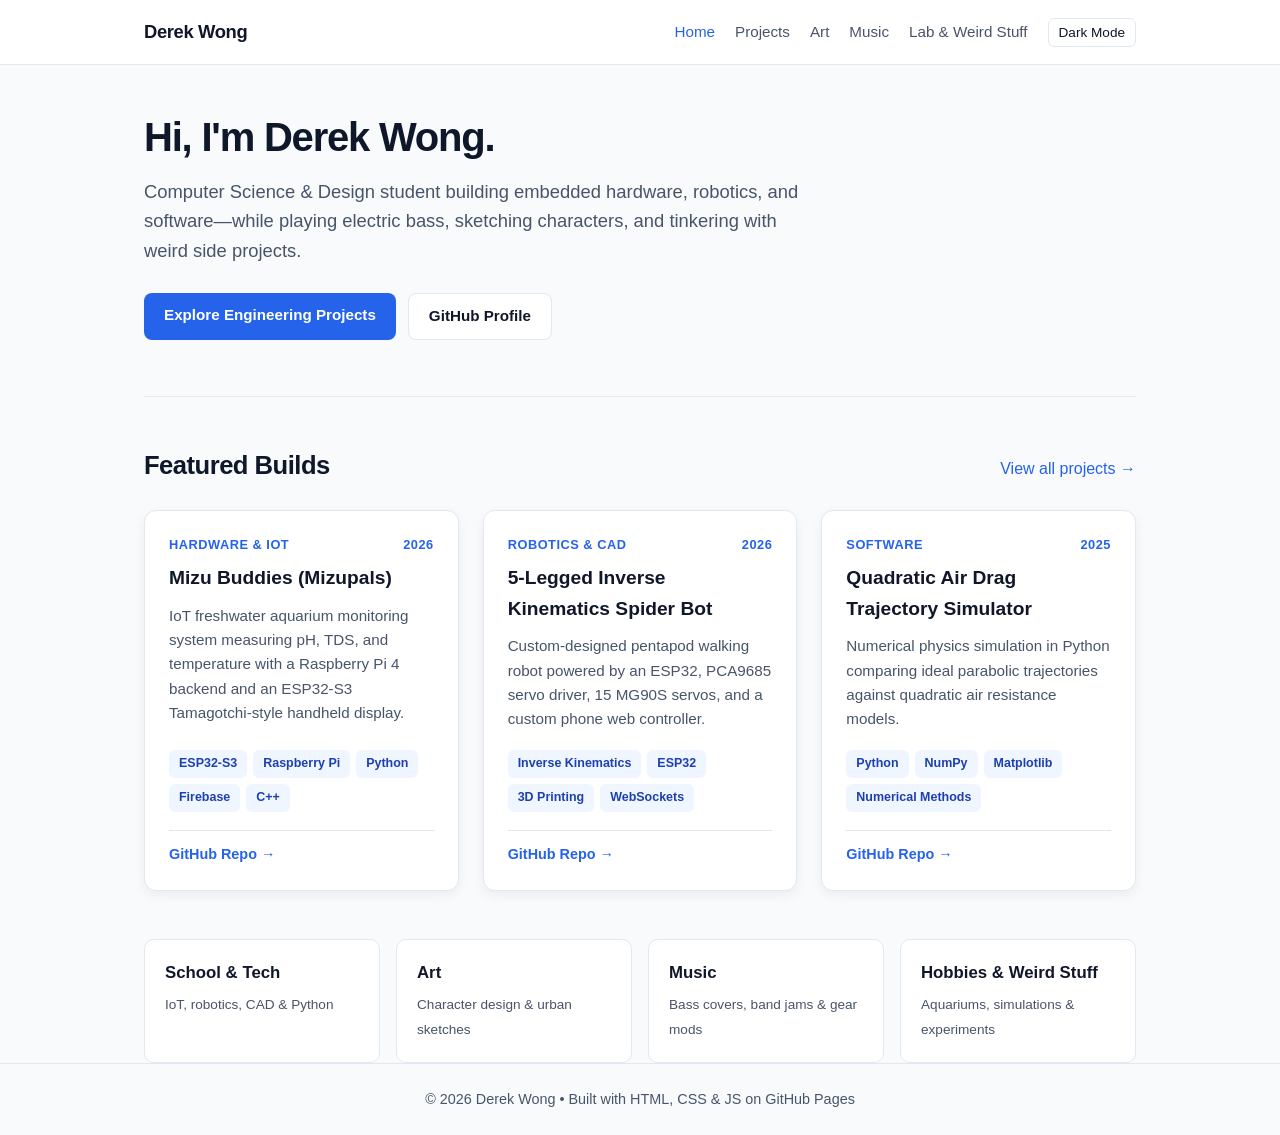
<file: index.html>
<!DOCTYPE html>
<html lang="en">
<head>
    <meta charset="UTF-8">
    <meta name="viewport" content="width=device-width, initial-scale=1.0">
    <title>Derek Wong | Engineering, Art & Experiments</title>
    <link rel="stylesheet" href="css/main.css">
</head>
<body>

    <header id="site-header"></header>

    <main class="container">
        <!-- Hero Intro -->
        <section class="hero">
            <h1>Hi, I'm Derek Wong.</h1>
            <p>
                Computer Science &amp; Design student building embedded hardware, robotics, and software—while playing electric bass, sketching characters, and tinkering with weird side projects.
            </p>
            <div class="cta-group">
                <a href="projects.html" class="btn btn-primary">Explore Engineering Projects</a>
                <a href="https://github.com/yourusername" target="_blank" rel="noopener" class="btn btn-secondary">GitHub Profile</a>
            </div>
        </section>

        <!-- Featured Builds (Auto-populated from data/portfolio.json) -->
        <section>
            <div class="section-header">
                <h2>Featured Builds</h2>
                <a href="projects.html">View all projects &rarr;</a>
            </div>
            <div id="featured-projects" class="grid">
                <p>Loading featured projects...</p>
            </div>
        </section>

        <!-- Category Directory -->
        <section class="category-grid">
            <a href="projects.html" class="category-card">
                <h3>School &amp; Tech</h3>
                <span>IoT, robotics, CAD &amp; Python</span>
            </a>
            <a href="gallery.html" class="category-card">
                <h3>Art</h3>
                <span>Character design &amp; urban sketches</span>
            </a>
            <a href="music.html" class="category-card">
                <h3>Music</h3>
                <span>Bass covers, band jams &amp; gear mods</span>
            </a>
            <a href="lab.html" class="category-card">
                <h3>Hobbies &amp; Weird Stuff</h3>
                <span>Aquariums, simulations &amp; experiments</span>
            </a>
        </section>
    </main>

    <footer id="site-footer"></footer>

    <script src="js/main.js"></script>
</body>
</html>
</file>
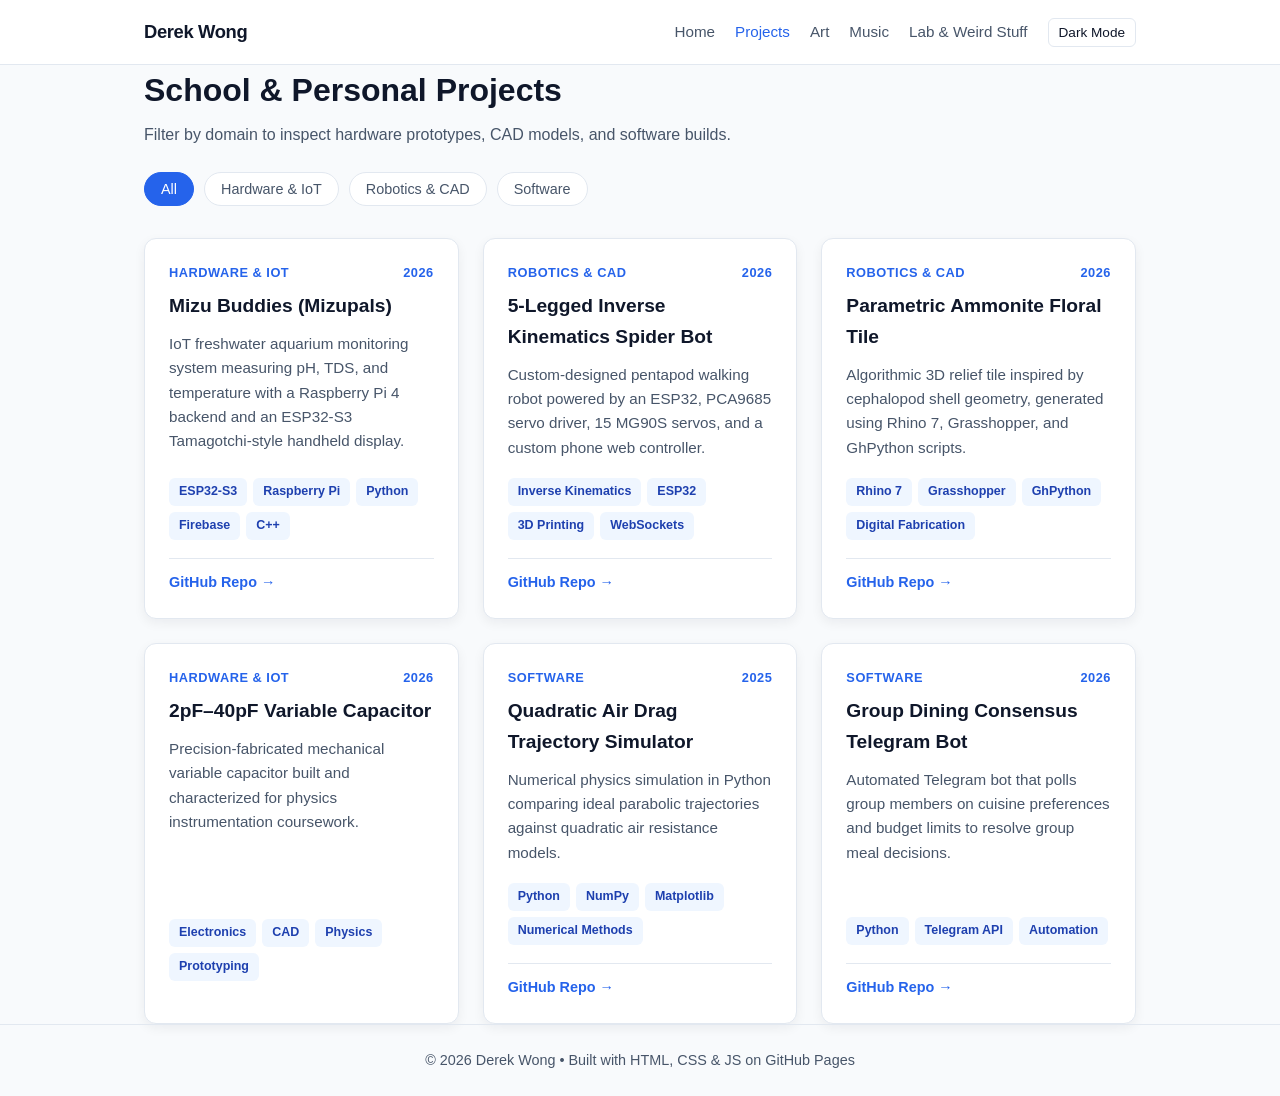
<file: projects.html>
<!DOCTYPE html>
<html lang="en">
<head>
    <meta charset="UTF-8">
    <meta name="viewport" content="width=device-width, initial-scale=1.0">
    <title>Projects | Derek Wong</title>
    <link rel="stylesheet" href="css/main.css">
</head>
<body>

    <header id="site-header"></header>

    <main class="container">
        <div class="section-header">
            <div>
                <h1>School &amp; Personal Projects</h1>
                <p style="color: var(--text-muted); margin-top: 6px;">
                    Filter by domain to inspect hardware prototypes, CAD models, and software builds.
                </p>
            </div>
        </div>

        <!-- Category Filter Buttons (Auto-generated from JSON categories) -->
        <div id="filter-bar" class="filter-bar"></div>

        <!-- Filterable Project Cards -->
        <div id="projects-grid" class="grid">
            <p>Loading projects...</p>
        </div>
    </main>

    <footer id="site-footer"></footer>

    <script src="js/main.js"></script>
</body>
</html>
</file>
<file: css/main.css>
:root {
    --bg: #f8fafc;
    --surface: #ffffff;
    --text: #0f172a;
    --text-muted: #475569;
    --border: #e2e8f0;
    --primary: #2563eb;
    --primary-hover: #1d4ed8;
    --tag-bg: #eff6ff;
    --tag-text: #1e40af;
    --shadow: 0 4px 12px rgba(15, 23, 42, 0.06);
}

[data-theme="dark"] {
    --bg: #0b1120;
    --surface: #1e293b;
    --text: #f1f5f9;
    --text-muted: #94a3b8;
    --border: #334155;
    --primary: #3b82f6;
    --primary-hover: #60a5fa;
    --tag-bg: #172554;
    --tag-text: #93c5fd;
    --shadow: 0 4px 14px rgba(0, 0, 0, 0.35);
}

* {
    box-sizing: border-box;
    margin: 0;
    padding: 0;
}

body {
    font-family: -apple-system, BlinkMacSystemFont, "Segoe UI", Roboto, Helvetica, Arial, sans-serif;
    background-color: var(--bg);
    color: var(--text);
    line-height: 1.6;
    transition: background-color 0.25s ease, color 0.25s ease;
    display: flex;
    flex-direction: column;
    min-height: 100vh;
}

a {
    color: var(--primary);
    text-decoration: none;
}

a:hover {
    text-decoration: underline;
}

.container {
    width: 100%;
    max-width: 1040px;
    margin: 0 auto;
    padding: 0 24px;
}

main {
    flex: 1;
    padding: 48px 0;
}

/* Navigation */
header {
    background-color: var(--surface);
    border-bottom: 1px solid var(--border);
    position: sticky;
    top: 0;
    z-index: 100;
}

.nav-bar {
    display: flex;
    justify-content: space-between;
    align-items: center;
    height: 64px;
}

.brand {
    font-weight: 700;
    font-size: 1.15rem;
    color: var(--text);
    letter-spacing: -0.02em;
}

.brand:hover {
    text-decoration: none;
    color: var(--primary);
}

.nav-links {
    display: flex;
    gap: 20px;
    align-items: center;
    flex-wrap: wrap;
}

.nav-links a {
    color: var(--text-muted);
    font-weight: 500;
    font-size: 0.95rem;
    transition: color 0.2s;
}

.nav-links a:hover,
.nav-links a.active {
    color: var(--primary);
    text-decoration: none;
}

.theme-btn {
    background: transparent;
    border: 1px solid var(--border);
    color: var(--text);
    padding: 6px 10px;
    border-radius: 6px;
    cursor: pointer;
    font-size: 0.85rem;
}

.theme-btn:hover {
    border-color: var(--primary);
}

/* Hero Section (index.html) */
.hero {
    padding: 48px 0 56px;
    border-bottom: 1px solid var(--border);
    margin-bottom: 48px;
}

.hero h1 {
    font-size: 2.5rem;
    line-height: 1.2;
    margin-bottom: 16px;
    letter-spacing: -0.03em;
}

.hero p {
    font-size: 1.15rem;
    color: var(--text-muted);
    max-width: 660px;
    margin-bottom: 28px;
}

.cta-group {
    display: flex;
    gap: 12px;
    flex-wrap: wrap;
}

.btn {
    display: inline-block;
    padding: 10px 20px;
    border-radius: 8px;
    font-weight: 600;
    font-size: 0.95rem;
    transition: all 0.2s;
}

.btn-primary {
    background-color: var(--primary);
    color: #ffffff;
}

.btn-primary:hover {
    background-color: var(--primary-hover);
    text-decoration: none;
}

.btn-secondary {
    background-color: var(--surface);
    color: var(--text);
    border: 1px solid var(--border);
}

.btn-secondary:hover {
    border-color: var(--primary);
    text-decoration: none;
}

/* Section Headers & Filters */
.section-header {
    display: flex;
    justify-content: space-between;
    align-items: baseline;
    margin-bottom: 24px;
    flex-wrap: wrap;
    gap: 12px;
}

.section-header h2 {
    font-size: 1.6rem;
    letter-spacing: -0.02em;
}

.filter-bar {
    display: flex;
    gap: 10px;
    flex-wrap: wrap;
    margin-bottom: 32px;
}

.filter-btn {
    background-color: var(--surface);
    color: var(--text-muted);
    border: 1px solid var(--border);
    padding: 8px 16px;
    border-radius: 999px;
    font-size: 0.9rem;
    font-weight: 500;
    cursor: pointer;
    transition: all 0.2s;
}

.filter-btn:hover {
    border-color: var(--primary);
    color: var(--text);
}

.filter-btn.active {
    background-color: var(--primary);
    color: #ffffff;
    border-color: var(--primary);
}

/* Grids & Cards */
.grid {
    display: grid;
    grid-template-columns: repeat(auto-fill, minmax(300px, 1fr));
    gap: 24px;
}

.card {
    background-color: var(--surface);
    border: 1px solid var(--border);
    border-radius: 12px;
    padding: 24px;
    box-shadow: var(--shadow);
    display: flex;
    flex-direction: column;
    justify-content: space-between;
    transition: transform 0.2s ease, border-color 0.2s ease;
}

.card:hover {
    transform: translateY(-3px);
    border-color: var(--primary);
}

.card-meta {
    display: flex;
    justify-content: space-between;
    font-size: 0.8rem;
    font-weight: 600;
    color: var(--primary);
    text-transform: uppercase;
    letter-spacing: 0.04em;
    margin-bottom: 8px;
}

.card h3 {
    font-size: 1.2rem;
    margin-bottom: 10px;
}

.card p {
    color: var(--text-muted);
    font-size: 0.95rem;
    margin-bottom: 18px;
}

.tags {
    display: flex;
    flex-wrap: wrap;
    gap: 6px;
    margin-bottom: 18px;
}

.tag {
    background-color: var(--tag-bg);
    color: var(--tag-text);
    font-size: 0.78rem;
    font-weight: 600;
    padding: 4px 10px;
    border-radius: 6px;
}

.card-links {
    display: flex;
    gap: 16px;
    font-size: 0.9rem;
    font-weight: 600;
    padding-top: 12px;
    border-top: 1px solid var(--border);
}

/* Explore Categories Strip (index.html) */
.category-grid {
    display: grid;
    grid-template-columns: repeat(auto-fit, minmax(210px, 1fr));
    gap: 16px;
    margin-top: 48px;
}

.category-card {
    background-color: var(--surface);
    border: 1px solid var(--border);
    padding: 20px;
    border-radius: 10px;
    color: var(--text);
    transition: border-color 0.2s;
}

.category-card:hover {
    border-color: var(--primary);
    text-decoration: none;
}

.category-card h3 {
    font-size: 1.05rem;
    margin-bottom: 4px;
}

.category-card span {
    font-size: 0.85rem;
    color: var(--text-muted);
}

/* Footer */
footer {
    border-top: 1px solid var(--border);
    padding: 24px 0;
    text-align: center;
    color: var(--text-muted);
    font-size: 0.9rem;
}
</file>
